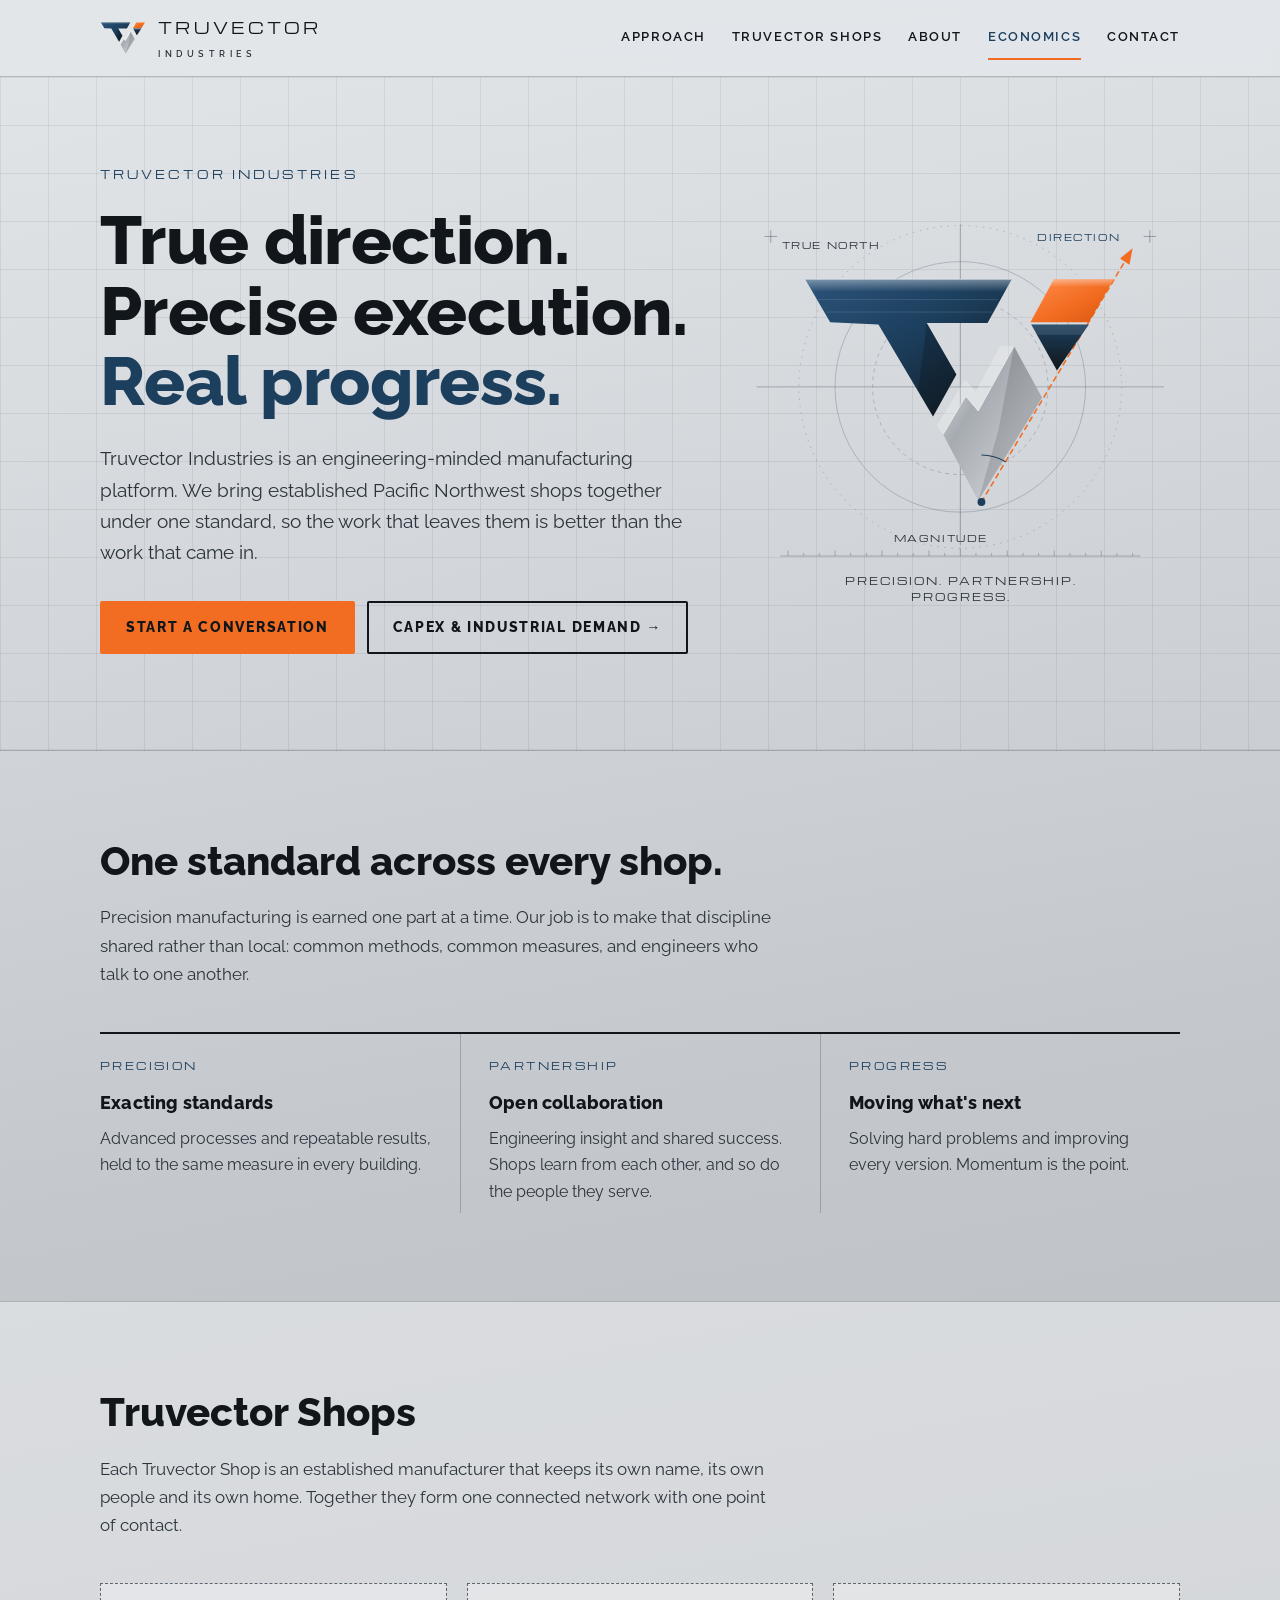
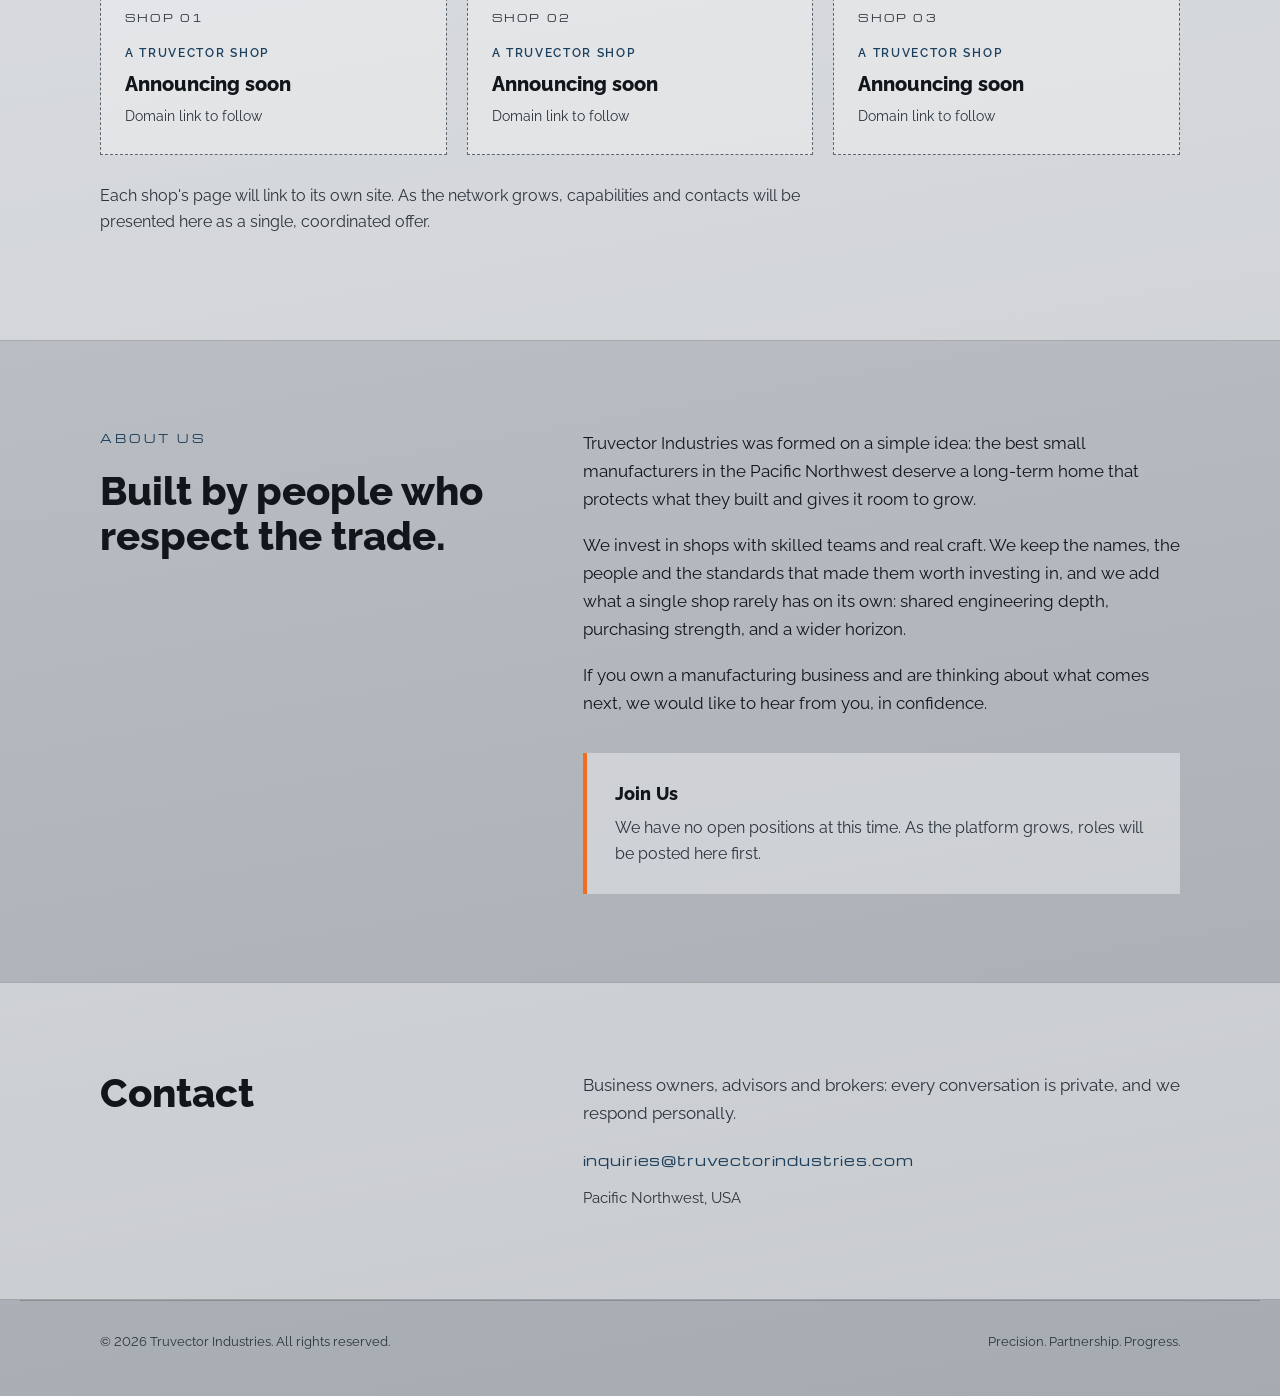
<file: public/index.html>
<!doctype html>
<html lang="en">
<head>
<meta charset="utf-8">
<meta name="viewport" content="width=device-width, initial-scale=1">
<meta name="robots" content="noindex, nofollow">
<link rel="icon" href="favicon.svg" type="image/svg+xml">
<title>Truvector Industries</title>
<link rel="preconnect" href="https://fonts.googleapis.com">
<link rel="preconnect" href="https://fonts.gstatic.com" crossorigin>
<link rel="stylesheet" href="https://fonts.googleapis.com/css2?family=Michroma&family=Raleway:wght@400;500;600;800&family=IBM+Plex+Mono:wght@400;600&display=swap">
<style>body{margin:0}html{-webkit-text-size-adjust:100%}

/* Machined Silver (#A6ABB1) is the page colour: a gradient from a light tint of it down to the pure brand value. */
:root {
  color-scheme: light;
  --silver-hi: #E3E6E9;
  --silver: #A6ABB1;
  --bg: #C9CDD1;
  --bg-alt: rgba(255,255,255,.38);
  --ink: #11161A;
  --ink-soft: #2B343C;
  --blue: #1C3F5E;
  --blue-text: #1C3F5E;
  --orange: #F26C21;
  --rule: rgba(17,22,26,.22);
  --grid: rgba(17,22,26,.07);
  --btn-bg: #F26C21;
  --btn-ink: #11161A;
  --panel: #FFFFFF;
  --up: #2F6B45;
  --down: #9A3324;
  --track: #E3E7EB;
  --font-mono: "IBM Plex Mono", ui-monospace, Menlo, Consolas, monospace;
  --font-display: "Raleway", "Helvetica Neue", Arial, sans-serif;
  --font-tech: "Michroma", "Eurostile", "Arial Black", sans-serif;
}

* { box-sizing: border-box; }
html { scroll-behavior: smooth; }
html {
  background: var(--silver);
  background-image: linear-gradient(170deg, var(--silver-hi) 0%, #C4C8CD 38%, var(--silver) 100%);
  background-repeat: no-repeat;
  min-height: 100%;
}
body {
  background: transparent;
  color: var(--ink);
  font-family: var(--font-display);
  font-size: 17px;
  line-height: 1.65;
  font-variant-numeric: lining-nums;
  padding-inline: 20px;
}
@media (prefers-reduced-motion: reduce) { html { scroll-behavior: auto; } }

a { color: var(--blue-text); }
:focus-visible { outline: 3px solid var(--blue-text); outline-offset: 3px; }
.dg-ring { stroke: var(--blue-text); opacity: .3; }
.dg-axis { stroke: #5B6670; opacity: .55; } .dg-dash { stroke: var(--blue-text); opacity: .6; } .dg-dot { fill: var(--blue-text); } .dg-arc { stroke: var(--blue-text); }
.dg-t text { fill: var(--ink-soft); } .dg-t text.b { fill: var(--blue-text); }
.skip { position: absolute; left: 16px; top: -100px; z-index: 10; background: var(--ink); color: var(--bg); padding: 12px 18px; font-weight: 800; text-decoration: none; }
.skip:focus { top: 8px; }
.vh { position: absolute; width: 1px; height: 1px; margin: -1px; padding: 0; overflow: hidden; clip: rect(0 0 0 0); white-space: nowrap; border: 0; }

.wrap { max-width: 1080px; margin-inline: auto; }

/* header */
.site-header {
  position: sticky; top: env(safe-area-inset-top, 0px); z-index: 5;
  background: rgba(227,230,233,.9);
  -webkit-backdrop-filter: blur(8px); backdrop-filter: blur(8px);
  border-bottom: 1px solid var(--rule);
  margin-inline: -20px; padding-inline: 20px;
}
.site-header .wrap { display: flex; align-items: center; justify-content: space-between; gap: 16px; padding-block: 14px; }
.brand { display: flex; align-items: center; gap: 12px; text-decoration: none; color: var(--ink); }
.brand svg { width: 46px; height: 34px; flex: none; }
.brand-name { font-family: var(--font-tech); font-size: 15px; letter-spacing: .22em; line-height: 1; }
.brand-sub { display: block; font-size: 9px; letter-spacing: .5em; color: var(--ink-soft); margin-top: 5px; font-family: var(--font-display); font-weight: 600; }
nav { display: flex; gap: 26px; }
nav a.econ { color: var(--blue-text); border-bottom-color: var(--orange); }
nav a { display: inline-flex; align-items: center; min-height: 44px; font-size: 13px; letter-spacing: .12em; text-transform: uppercase; font-weight: 600; color: var(--ink); text-decoration: none; border-bottom: 2px solid transparent; }
nav a:hover { border-bottom-color: var(--orange); }
@media (max-width: 720px) { nav a:not(.keep) { display: none; } nav { gap: 20px; } }

/* hero */
.hero {
  background-image:
    linear-gradient(var(--grid) 1px, transparent 1px),
    linear-gradient(90deg, var(--grid) 1px, transparent 1px);
  background-size: 48px 48px;
  margin-inline: -20px; padding-inline: 20px;
  border-bottom: 1px solid var(--rule);
}
.hero .wrap { display: grid; grid-template-columns: 1.15fr .85fr; gap: 48px; align-items: center; padding-block: 88px 96px; }
@media (max-width: 860px) { .hero .wrap { grid-template-columns: 1fr; gap: 36px; padding-block: 56px 64px; } }
.eyebrow { font-family: var(--font-tech); font-size: 11px; letter-spacing: .28em; text-transform: uppercase; color: var(--blue-text); margin: 0 0 22px; }
h1 { font-size: clamp(38px, 6vw, 68px); line-height: 1.04; font-weight: 800; letter-spacing: -.01em; margin: 0 0 26px; text-wrap: balance; }
h1 .o { color: var(--blue-text); }
.lede { font-size: 19px; color: var(--ink-soft); max-width: 34em; margin: 0 0 32px; }
.btn { display: inline-block; background: var(--btn-bg); color: var(--btn-ink); font-weight: 800; font-size: 14px; letter-spacing: .12em; text-transform: uppercase; text-decoration: none; padding: 15px 26px; border-radius: 2px; }
.btn:hover { filter: brightness(1.06); }
.btn.ghost { background: transparent; color: var(--ink); border: 2px solid var(--ink); padding: 13px 24px; margin-left: 12px; }
.btn.ghost:hover { background: var(--ink); color: #F7F8F9; filter: none; }
.cta-row { display: flex; flex-wrap: wrap; gap: 12px; align-items: center; }
.cta-row .btn.ghost { margin-left: 0; }
.hero figure { margin: 0; }
.hero svg { width: 100%; height: auto; display: block; }
.hero figcaption, .mark-fig figcaption { text-align: center; font-family: var(--font-tech); font-size: 10px; letter-spacing: .2em; text-transform: uppercase; color: var(--ink-soft); margin-top: 8px; }

/* sections */
section { padding-block: 88px; scroll-margin-top: 70px; }
@media (max-width: 720px) { section { padding-block: 60px; } }
.alt { background: var(--bg-alt); margin-inline: -20px; padding-inline: 20px; border-block: 1px solid var(--rule); }
h2 { font-size: clamp(28px, 4vw, 40px); line-height: 1.12; font-weight: 800; margin: 0 0 20px; text-wrap: balance; }
h3 { font-size: 18px; font-weight: 800; margin: 0 0 8px; letter-spacing: .01em; }
.intro { max-width: 40em; color: var(--ink-soft); margin: 0 0 44px; }
.split { display: grid; grid-template-columns: 5fr 7fr; gap: 56px; }
@media (max-width: 860px) { .split { grid-template-columns: 1fr; gap: 24px; } }

/* pillars */
.pillars { display: grid; grid-template-columns: repeat(3, 1fr); gap: 0; border-top: 2px solid var(--ink); }
.pillar { padding: 24px 28px 8px 0; }
.pillar + .pillar { padding-left: 28px; border-left: 1px solid var(--rule); }
.pillar p { margin: 0; color: var(--ink-soft); font-size: 16px; }
.pillar .tag { font-family: var(--font-tech); font-size: 10px; letter-spacing: .24em; color: var(--blue-text); display: block; margin-bottom: 14px; }
@media (max-width: 760px) {
  .pillars { grid-template-columns: 1fr; }
  .pillar, .pillar + .pillar { padding: 22px 0; border-left: 0; border-bottom: 1px solid var(--rule); }
}

/* shops */
.shops { display: grid; grid-template-columns: repeat(3, 1fr); gap: 20px; margin-top: 8px; }
@media (max-width: 860px) { .shops { grid-template-columns: 1fr; } }
.slot { border: 1.5px dashed #5B6670; padding: 26px 24px; min-height: 172px; display: flex; flex-direction: column; justify-content: space-between; background: rgba(255,255,255,.3); }
.slot .kicker { font-family: var(--font-tech); font-size: 10px; letter-spacing: .22em; text-transform: uppercase; color: var(--ink-soft); }
.slot .nm { font-size: 20px; font-weight: 800; }
.slot .nm small { display: block; font-size: 12px; font-weight: 600; letter-spacing: .14em; text-transform: uppercase; color: var(--blue-text); margin-bottom: 4px; }
.slot .dom { font-size: 14px; color: var(--ink-soft); margin: 4px 0 0; }
.shop-note { margin-top: 28px; max-width: 44em; color: var(--ink-soft); font-size: 16px; }

/* about */
.about-body p { margin: 0 0 18px; max-width: 40em; }
.join { margin-top: 36px; padding: 26px 28px; border-left: 4px solid var(--orange); background: var(--bg-alt); max-width: 40em; }
.join h3 { margin-bottom: 6px; }
.join p { margin: 0; color: var(--ink-soft); font-size: 16px; }

/* contact */
.contact-box { display: grid; grid-template-columns: 5fr 7fr; gap: 56px; align-items: start; }
@media (max-width: 860px) { .contact-box { grid-template-columns: 1fr; gap: 20px; } }
.addr { font-family: var(--font-tech); font-size: 14px; letter-spacing: .06em; word-break: break-all; user-select: all; color: var(--blue-text); }

footer { border-top: 1px solid var(--rule); padding-block: 30px 44px; font-size: 13px; color: var(--ink-soft); }
footer .wrap { display: flex; flex-wrap: wrap; justify-content: space-between; gap: 10px 24px; }
</style>
</head>
<body>
<svg class="mark-defs" width="0" height="0" aria-hidden="true" focusable="false" style="position:absolute;width:0;height:0;overflow:hidden">
  <defs>
    <linearGradient id="tvNavy" x1="0" y1="0" x2="1" y2="1">
      <stop offset="0" stop-color="#2B5379"/>
      <stop offset=".45" stop-color="#1C3F5E"/>
      <stop offset="1" stop-color="#11161A"/>
    </linearGradient>
    <linearGradient id="tvNavy2" x1="0" y1="0" x2="0" y2="1">
      <stop offset="0" stop-color="#1C3F5E"/>
      <stop offset="1" stop-color="#11161A"/>
    </linearGradient>
    <linearGradient id="tvOrange" x1="0" y1="0" x2="1" y2="1">
      <stop offset="0" stop-color="#FF8C4A"/>
      <stop offset=".55" stop-color="#F26C21"/>
      <stop offset="1" stop-color="#D9560F"/>
    </linearGradient>
    <linearGradient id="tvSilver" x1="0" y1="0" x2="1" y2="1">
      <stop offset="0" stop-color="#E4E7EA"/>
      <stop offset=".35" stop-color="#A6ABB1"/>
      <stop offset=".7" stop-color="#C3C7CC"/>
      <stop offset="1" stop-color="#7C828A"/>
    </linearGradient>
    <linearGradient id="tvSheen" x1="0" y1="0" x2="0" y2="1">
      <stop offset="0" stop-color="#fff" stop-opacity=".38"/>
      <stop offset="1" stop-color="#fff" stop-opacity="0"/>
    </linearGradient>

    <!-- Vector mark (Concept 1), drawn in the coordinate space of the approved logo file. -->
    <symbol id="tv-mark" viewBox="240 172 412 304">
      <!-- navy T / V body (traced from the approved logo file) -->
      <polygon fill="url(#tvNavy)" points="247,182 512,182 481,238 403,238 441,304 411,358 341,240 279,237"/>
      <polygon fill="url(#tvSheen)" points="247,182 512,182 504,198 256,198"/>
      <polygon fill="#000" opacity=".2" points="403,238 441,304 411,358 392,324"/>
      <polyline fill="none" stroke="#fff" stroke-opacity=".4" stroke-width="1.5" stroke-linejoin="round" points="247,182 512,182"/>
      <!-- fine machining lines across the bar -->
      <g stroke="#fff" stroke-opacity=".16" stroke-width="1" fill="none">
        <line x1="264" y1="208" x2="494" y2="208"/>
        <line x1="274" y1="224" x2="487" y2="224"/>
      </g>
      <!-- signal orange blade -->
      <polygon fill="url(#tvOrange)" points="566,182 643,182 611,237 536,237"/>
      <polygon fill="url(#tvSheen)" points="566,182 643,182 637,192 560,192"/>
      <!-- navy tail beneath the blade -->
      <polygon fill="url(#tvNavy2)" points="537,240 611,240 570,299"/>
      <polygon fill="#fff" opacity=".10" points="537,240 611,240 604,253 544,253"/>
      <!-- machined silver chevron -->
      <polygon fill="url(#tvSilver)" points="515,268 551,334 469,466 424,381 453,332 469,351"/>
      <polygon fill="#000" opacity=".13" points="515,268 551,334 469,466 495,375"/>
      <polygon fill="#fff" opacity=".24" points="424,381 453,332 469,351 515,268 497,268 466,326 452,311 416,370"/>
      <polyline fill="none" stroke="#fff" stroke-opacity=".55" stroke-width="1.2" stroke-linejoin="round" points="424,381 453,332 469,351 515,268"/>
    </symbol>

    <!-- Hero figure: the mark inside a precision / coordinate construction. -->
    <symbol id="tv-hero" viewBox="0 0 560 450">
      <g class="dg-ring" fill="none" stroke-width="1">
        <circle cx="280" cy="222" r="206" stroke-dasharray="2 7"/>
        <circle cx="280" cy="222" r="160"/>
        <circle cx="280" cy="222" r="112" stroke-dasharray="5 5"/>
      </g>
      <g class="dg-axis" fill="none" stroke-width="1">
        <line x1="20" y1="222" x2="540" y2="222"/>
        <line x1="280" y1="14" x2="280" y2="424"/>
      </g>
      <!-- ruler -->
      <g class="dg-axis" stroke-width="1">
        <path d="M60 438v-7M80 438v-4M100 438v-4M120 438v-7M140 438v-4M160 438v-4M180 438v-7M200 438v-4M220 438v-4M240 438v-7M260 438v-4M280 438v-10M300 438v-4M320 438v-4M340 438v-7M360 438v-4M380 438v-4M400 438v-7M420 438v-4M440 438v-4M460 438v-7M480 438v-4M500 438v-4"/>
        <line x1="50" y1="438" x2="510" y2="438"/>
      </g>
      <!-- registration crosses -->
      <g class="dg-axis" stroke-width="1.2" fill="none">
        <path d="M30 30h16M38 22v16"/><path d="M514 30h16M522 22v16"/>
      </g>
      <!-- trajectory vector, drawn behind the mark: silver tip to beyond the orange blade -->
      <line x1="307" y1="369" x2="490" y2="62" stroke="#F26C21" stroke-width="2" stroke-dasharray="6 6" stroke-linecap="round"/>
      <polygon points="500,45 496,66 484,58" fill="#F26C21"/>
      <!-- the mark -->
      <use href="#tv-mark" x="75" y="74" width="410" height="304"/>
      <circle class="dg-dot" cx="307" cy="369" r="5"/>
      <path class="dg-arc" d="M 307 309 A 60 60 0 0 1 337.7 317.5" fill="none" stroke-width="1.5"/>
      <g class="dg-t" font-family="Michroma, Arial, sans-serif" font-size="11" letter-spacing="2">
        <text x="195" y="420">MAGNITUDE</text>
        <text class="b" x="378" y="36">DIRECTION</text>
        <text x="52" y="46">TRUE NORTH</text>
      </g>
    </symbol>
  </defs>
</svg>


<a class="skip" href="#main">Skip to main content</a>
<header class="site-header">
  <div class="wrap">
    <a class="brand" href="#main" aria-label="Truvector Industries, home">
      <svg viewBox="0 0 412 304" aria-hidden="true" focusable="false"><use href="#tv-mark"/></svg>
      <span><span class="brand-name">TRUVECTOR</span><span class="brand-sub">INDUSTRIES</span></span>
    </a>
    <nav aria-label="Primary">
      <a href="#approach">Approach</a>
      <a href="#shops">Truvector Shops</a>
      <a href="#about">About</a>
      <a class="keep econ" href="capex-dashboard.html">Economics</a>
      <a class="keep" href="#contact">Contact</a>
    </nav>
  </div>
</header>

<main id="main" tabindex="-1">
  <div class="hero">
    <div class="wrap">
      <div>
        <p class="eyebrow">Truvector Industries</p>
        <h1>True direction. Precise execution. <span class="o">Real progress.</span></h1>
        <p class="lede">Truvector Industries is an engineering-minded manufacturing platform. We bring established Pacific Northwest shops together under one standard, so the work that leaves them is better than the work that came in.</p>
        <div class="cta-row">
          <a class="btn" href="#contact">Start a conversation</a>
          <a class="btn ghost" href="capex-dashboard.html">CapEx &amp; industrial demand &rarr;</a>
        </div>
      </div>
      <figure class="mark-fig">
        <svg viewBox="0 0 560 450" role="img" aria-label="The Truvector vector mark set inside a coordinate grid, with a trajectory line showing direction and magnitude"><use href="#tv-hero"/></svg>
        <figcaption>Precision. Partnership.<br>Progress.</figcaption>
      </figure>
    </div>
  </div>

  <section id="approach">
    <div class="wrap">
      <h2>One standard across every shop.</h2>
      <p class="intro">Precision manufacturing is earned one part at a time. Our job is to make that discipline shared rather than local: common methods, common measures, and engineers who talk to one another.</p>
      <div class="pillars">
        <div class="pillar">
          <span class="tag">PRECISION</span>
          <h3>Exacting standards</h3>
          <p>Advanced processes and repeatable results, held to the same measure in every building.</p>
        </div>
        <div class="pillar">
          <span class="tag">PARTNERSHIP</span>
          <h3>Open collaboration</h3>
          <p>Engineering insight and shared success. Shops learn from each other, and so do the people they serve.</p>
        </div>
        <div class="pillar">
          <span class="tag">PROGRESS</span>
          <h3>Moving what's next</h3>
          <p>Solving hard problems and improving every version. Momentum is the point.</p>
        </div>
      </div>
    </div>
  </section>

  <div class="alt">
    <section id="shops" style="padding-inline:0">
      <div class="wrap">
        <h2>Truvector Shops</h2>
        <p class="intro">Each Truvector Shop is an established manufacturer that keeps its own name, its own people and its own home. Together they form one connected network with one point of contact.</p>
        <div class="shops">
          <div class="slot">
            <span class="kicker">Shop 01</span>
            <div><div class="nm"><small>A Truvector Shop</small>Announcing soon</div><p class="dom">Domain link to follow</p></div>
          </div>
          <div class="slot">
            <span class="kicker">Shop 02</span>
            <div><div class="nm"><small>A Truvector Shop</small>Announcing soon</div><p class="dom">Domain link to follow</p></div>
          </div>
          <div class="slot">
            <span class="kicker">Shop 03</span>
            <div><div class="nm"><small>A Truvector Shop</small>Announcing soon</div><p class="dom">Domain link to follow</p></div>
          </div>
        </div>
        <p class="shop-note">Each shop's page will link to its own site. As the network grows, capabilities and contacts will be presented here as a single, coordinated offer.</p>
      </div>
    </section>
  </div>

  <section id="about">
    <div class="wrap split">
      <div>
        <p class="eyebrow">About Us</p>
        <h2>Built by people who respect the trade.</h2>
      </div>
      <div class="about-body">
        <p>Truvector Industries was formed on a simple idea: the best small manufacturers in the Pacific Northwest deserve a long-term home that protects what they built and gives it room to grow.</p>
        <p>We invest in shops with skilled teams and real craft. We keep the names, the people and the standards that made them worth investing in, and we add what a single shop rarely has on its own: shared engineering depth, purchasing strength, and a wider horizon.</p>
        <p>If you own a manufacturing business and are thinking about what comes next, we would like to hear from you, in confidence.</p>
        <div class="join" id="join">
          <h3>Join Us</h3>
          <p>We have no open positions at this time. As the platform grows, roles will be posted here first.</p>
        </div>
      </div>
    </div>
  </section>

  <div class="alt">
    <section id="contact" style="padding-inline:0">
      <div class="wrap contact-box">
        <div>
          <h2>Contact</h2>
        </div>
        <div>
          <p class="intro" style="margin-bottom:22px">Business owners, advisors and brokers: every conversation is private, and we respond personally.</p>
          <!-- TODO: replace with real mailbox once the domain and email are set up -->
          <p class="addr">inquiries@truvectorindustries.com</p>
          <p style="color:var(--ink-soft);font-size:15px;margin:14px 0 0">Pacific Northwest, USA</p>
        </div>
      </div>
    </section>
  </div>
</main>

<footer>
  <div class="wrap">
    <span>&copy; 2026 Truvector Industries. All rights reserved.</span>
    <span>Precision. Partnership. Progress.</span>
  </div>
</footer>

</body>
</html>
</file>
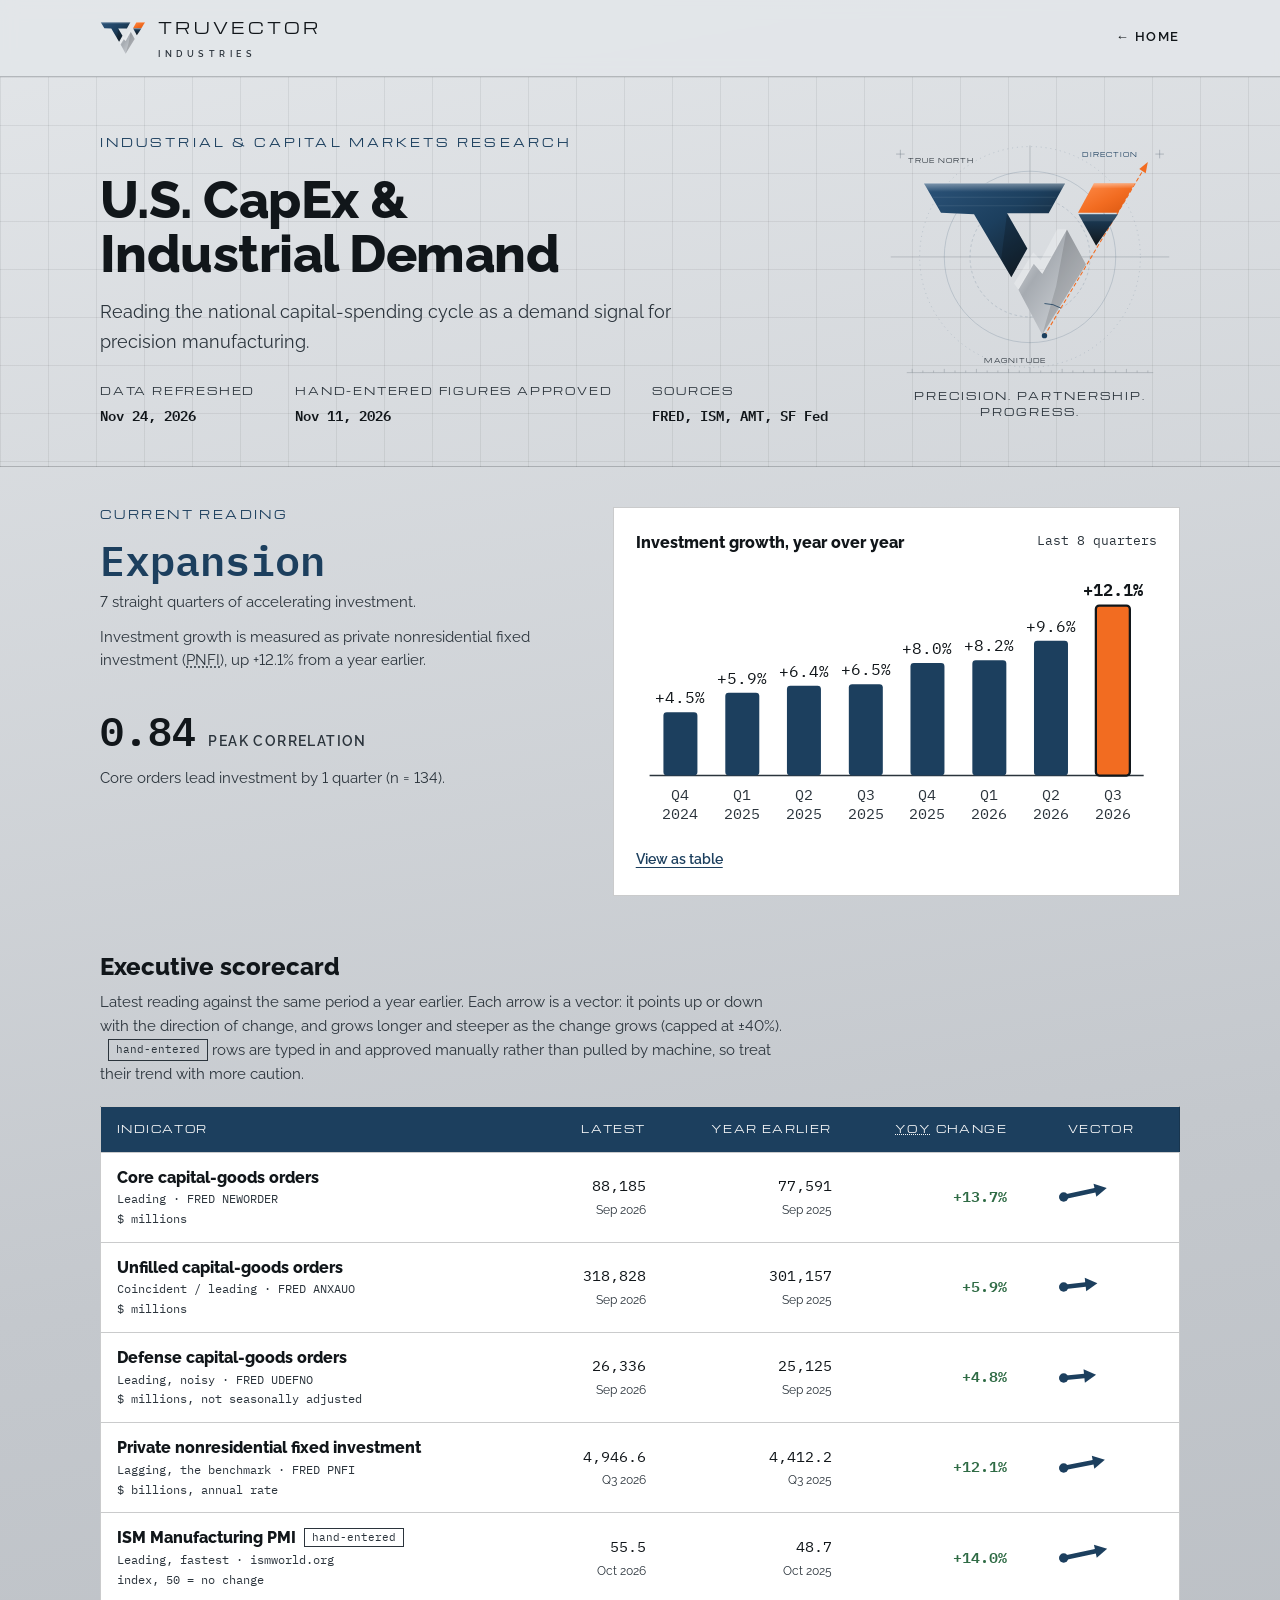
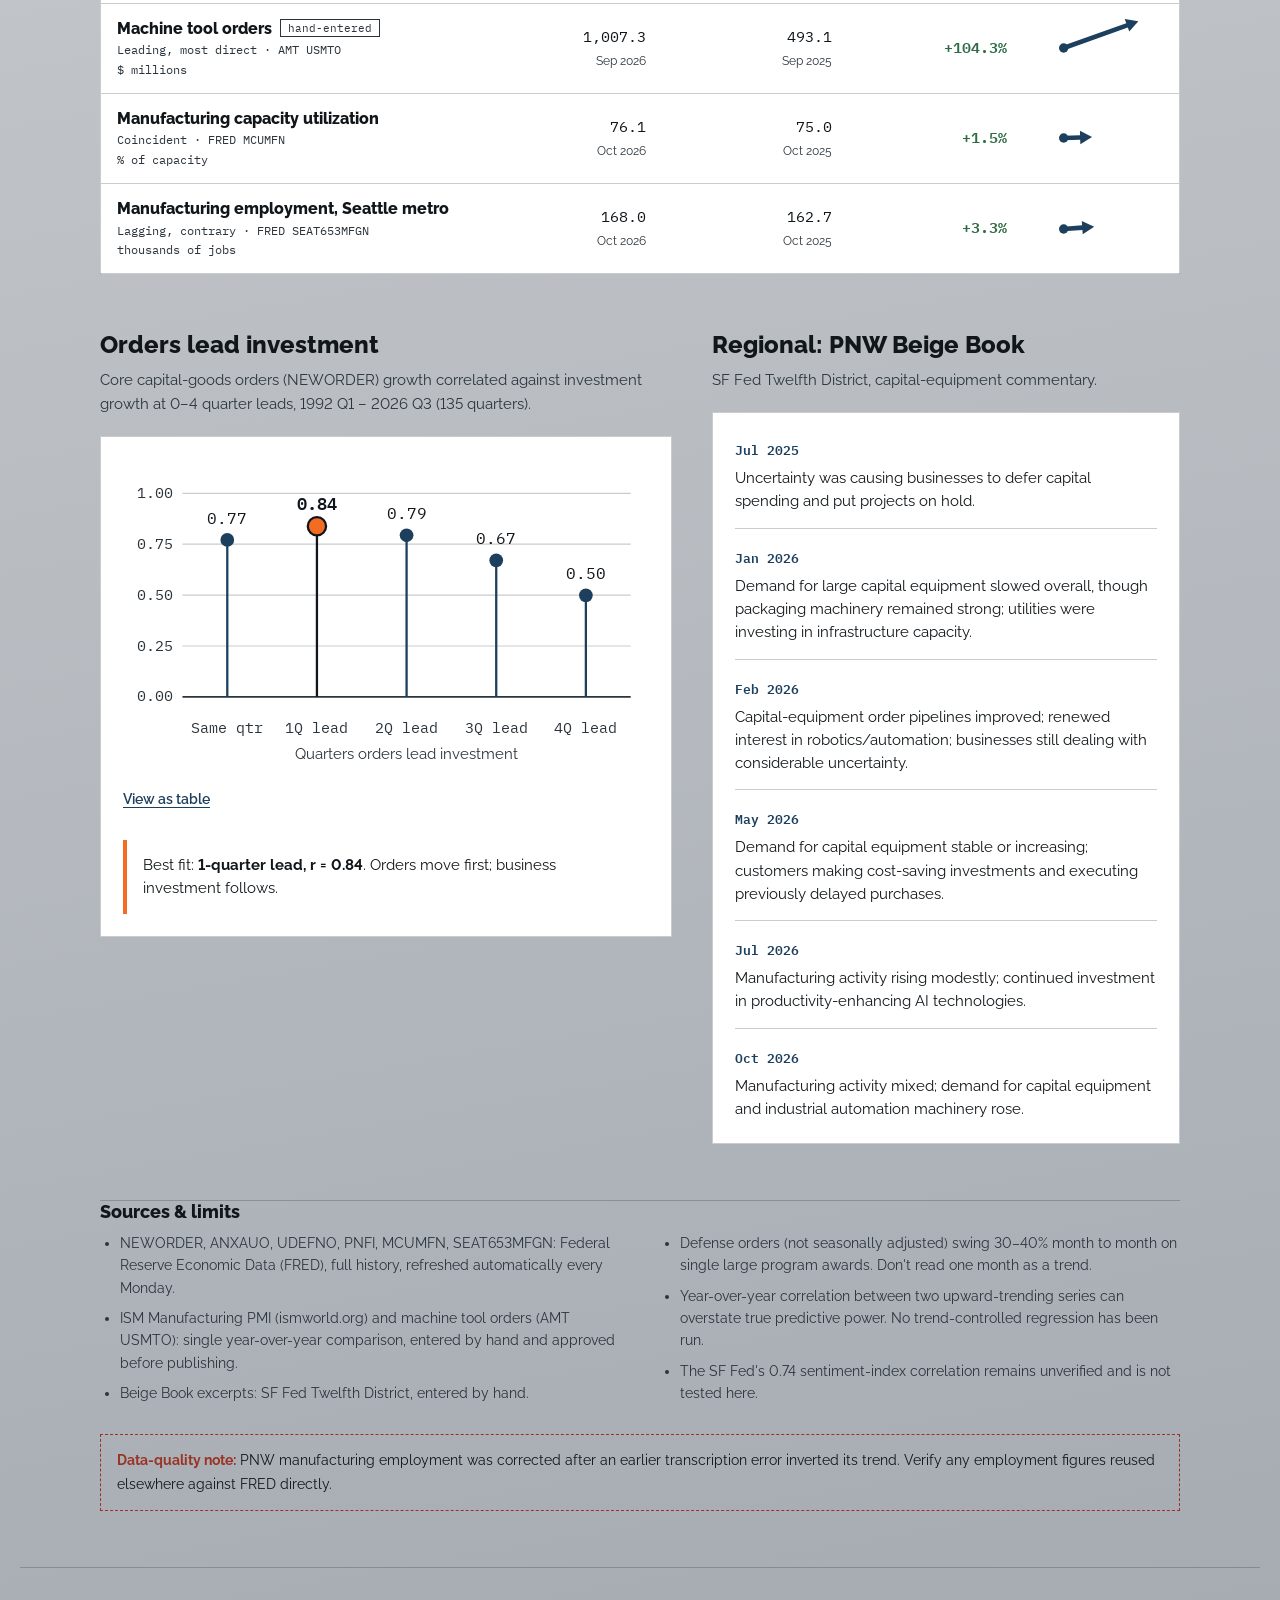
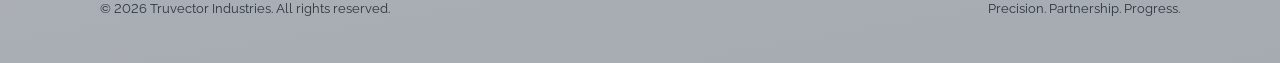
<file: public/capex-dashboard.html>
<!doctype html>
<html lang="en">
<head>
<meta charset="utf-8">
<meta name="viewport" content="width=device-width, initial-scale=1">
<meta name="robots" content="noindex, nofollow">
<link rel="icon" href="favicon.svg" type="image/svg+xml">
<title>CapEx &amp; Industrial Demand | Truvector Industries</title>
<link rel="preconnect" href="https://fonts.googleapis.com">
<link rel="preconnect" href="https://fonts.gstatic.com" crossorigin>
<link rel="stylesheet" href="https://fonts.googleapis.com/css2?family=Michroma&amp;family=Raleway:wght@400;500;600;800&amp;family=IBM+Plex+Mono:wght@400;600&amp;display=swap">
<style>body{margin:0}html{-webkit-text-size-adjust:100%}

/* Machined Silver (#A6ABB1) is the page colour: a gradient from a light tint of it down to the pure brand value. */
:root {
  color-scheme: light;
  --silver-hi: #E3E6E9;
  --silver: #A6ABB1;
  --bg: #C9CDD1;
  --bg-alt: rgba(255,255,255,.38);
  --ink: #11161A;
  --ink-soft: #2B343C;
  --blue: #1C3F5E;
  --blue-text: #1C3F5E;
  --orange: #F26C21;
  --rule: rgba(17,22,26,.22);
  --grid: rgba(17,22,26,.07);
  --btn-bg: #F26C21;
  --btn-ink: #11161A;
  --panel: #FFFFFF;
  --up: #2F6B45;
  --down: #9A3324;
  --track: #E3E7EB;
  --font-mono: "IBM Plex Mono", ui-monospace, Menlo, Consolas, monospace;
  --font-display: "Raleway", "Helvetica Neue", Arial, sans-serif;
  --font-tech: "Michroma", "Eurostile", "Arial Black", sans-serif;
}

* { box-sizing: border-box; }
html { scroll-behavior: smooth; }
html {
  background: var(--silver);
  background-image: linear-gradient(170deg, var(--silver-hi) 0%, #C4C8CD 38%, var(--silver) 100%);
  background-repeat: no-repeat;
  min-height: 100%;
}
body {
  background: transparent;
  color: var(--ink);
  font-family: var(--font-display);
  font-size: 17px;
  line-height: 1.65;
  font-variant-numeric: lining-nums;
  padding-inline: 20px;
}
@media (prefers-reduced-motion: reduce) { html { scroll-behavior: auto; } }

a { color: var(--blue-text); }
:focus-visible { outline: 3px solid var(--blue-text); outline-offset: 3px; }
.dg-ring { stroke: var(--blue-text); opacity: .3; }
.dg-axis { stroke: #5B6670; opacity: .55; } .dg-dash { stroke: var(--blue-text); opacity: .6; } .dg-dot { fill: var(--blue-text); } .dg-arc { stroke: var(--blue-text); }
.dg-t text { fill: var(--ink-soft); } .dg-t text.b { fill: var(--blue-text); }
.skip { position: absolute; left: 16px; top: -100px; z-index: 10; background: var(--ink); color: var(--bg); padding: 12px 18px; font-weight: 800; text-decoration: none; }
.skip:focus { top: 8px; }
.vh { position: absolute; width: 1px; height: 1px; margin: -1px; padding: 0; overflow: hidden; clip: rect(0 0 0 0); white-space: nowrap; border: 0; }

.wrap { max-width: 1080px; margin-inline: auto; }

/* header */
.site-header {
  position: sticky; top: env(safe-area-inset-top, 0px); z-index: 5;
  background: rgba(227,230,233,.9);
  -webkit-backdrop-filter: blur(8px); backdrop-filter: blur(8px);
  border-bottom: 1px solid var(--rule);
  margin-inline: -20px; padding-inline: 20px;
}
.site-header .wrap { display: flex; align-items: center; justify-content: space-between; gap: 16px; padding-block: 14px; }
.brand { display: flex; align-items: center; gap: 12px; text-decoration: none; color: var(--ink); }
.brand svg { width: 46px; height: 34px; flex: none; }
.brand-name { font-family: var(--font-tech); font-size: 15px; letter-spacing: .22em; line-height: 1; }
.brand-sub { display: block; font-size: 9px; letter-spacing: .5em; color: var(--ink-soft); margin-top: 5px; font-family: var(--font-display); font-weight: 600; }
nav { display: flex; gap: 26px; }
nav a.econ { color: var(--blue-text); border-bottom-color: var(--orange); }
nav a { display: inline-flex; align-items: center; min-height: 44px; font-size: 13px; letter-spacing: .12em; text-transform: uppercase; font-weight: 600; color: var(--ink); text-decoration: none; border-bottom: 2px solid transparent; }
nav a:hover { border-bottom-color: var(--orange); }
@media (max-width: 720px) { nav a:not(.keep) { display: none; } nav { gap: 20px; } }

/* hero */
.hero {
  background-image:
    linear-gradient(var(--grid) 1px, transparent 1px),
    linear-gradient(90deg, var(--grid) 1px, transparent 1px);
  background-size: 48px 48px;
  margin-inline: -20px; padding-inline: 20px;
  border-bottom: 1px solid var(--rule);
}
.hero .wrap { display: grid; grid-template-columns: 1.15fr .85fr; gap: 48px; align-items: center; padding-block: 88px 96px; }
@media (max-width: 860px) { .hero .wrap { grid-template-columns: 1fr; gap: 36px; padding-block: 56px 64px; } }
.eyebrow { font-family: var(--font-tech); font-size: 11px; letter-spacing: .28em; text-transform: uppercase; color: var(--blue-text); margin: 0 0 22px; }
h1 { font-size: clamp(38px, 6vw, 68px); line-height: 1.04; font-weight: 800; letter-spacing: -.01em; margin: 0 0 26px; text-wrap: balance; }
h1 .o { color: var(--blue-text); }
.lede { font-size: 19px; color: var(--ink-soft); max-width: 34em; margin: 0 0 32px; }
.btn { display: inline-block; background: var(--btn-bg); color: var(--btn-ink); font-weight: 800; font-size: 14px; letter-spacing: .12em; text-transform: uppercase; text-decoration: none; padding: 15px 26px; border-radius: 2px; }
.btn:hover { filter: brightness(1.06); }
.btn.ghost { background: transparent; color: var(--ink); border: 2px solid var(--ink); padding: 13px 24px; margin-left: 12px; }
.btn.ghost:hover { background: var(--ink); color: #F7F8F9; filter: none; }
.cta-row { display: flex; flex-wrap: wrap; gap: 12px; align-items: center; }
.cta-row .btn.ghost { margin-left: 0; }
.hero figure { margin: 0; }
.hero svg { width: 100%; height: auto; display: block; }
.hero figcaption, .mark-fig figcaption { text-align: center; font-family: var(--font-tech); font-size: 10px; letter-spacing: .2em; text-transform: uppercase; color: var(--ink-soft); margin-top: 8px; }

/* sections */
section { padding-block: 88px; scroll-margin-top: 70px; }
@media (max-width: 720px) { section { padding-block: 60px; } }
.alt { background: var(--bg-alt); margin-inline: -20px; padding-inline: 20px; border-block: 1px solid var(--rule); }
h2 { font-size: clamp(28px, 4vw, 40px); line-height: 1.12; font-weight: 800; margin: 0 0 20px; text-wrap: balance; }
h3 { font-size: 18px; font-weight: 800; margin: 0 0 8px; letter-spacing: .01em; }
.intro { max-width: 40em; color: var(--ink-soft); margin: 0 0 44px; }
.split { display: grid; grid-template-columns: 5fr 7fr; gap: 56px; }
@media (max-width: 860px) { .split { grid-template-columns: 1fr; gap: 24px; } }

/* pillars */
.pillars { display: grid; grid-template-columns: repeat(3, 1fr); gap: 0; border-top: 2px solid var(--ink); }
.pillar { padding: 24px 28px 8px 0; }
.pillar + .pillar { padding-left: 28px; border-left: 1px solid var(--rule); }
.pillar p { margin: 0; color: var(--ink-soft); font-size: 16px; }
.pillar .tag { font-family: var(--font-tech); font-size: 10px; letter-spacing: .24em; color: var(--blue-text); display: block; margin-bottom: 14px; }
@media (max-width: 760px) {
  .pillars { grid-template-columns: 1fr; }
  .pillar, .pillar + .pillar { padding: 22px 0; border-left: 0; border-bottom: 1px solid var(--rule); }
}

/* shops */
.shops { display: grid; grid-template-columns: repeat(3, 1fr); gap: 20px; margin-top: 8px; }
@media (max-width: 860px) { .shops { grid-template-columns: 1fr; } }
.slot { border: 1.5px dashed #5B6670; padding: 26px 24px; min-height: 172px; display: flex; flex-direction: column; justify-content: space-between; background: rgba(255,255,255,.3); }
.slot .kicker { font-family: var(--font-tech); font-size: 10px; letter-spacing: .22em; text-transform: uppercase; color: var(--ink-soft); }
.slot .nm { font-size: 20px; font-weight: 800; }
.slot .nm small { display: block; font-size: 12px; font-weight: 600; letter-spacing: .14em; text-transform: uppercase; color: var(--blue-text); margin-bottom: 4px; }
.slot .dom { font-size: 14px; color: var(--ink-soft); margin: 4px 0 0; }
.shop-note { margin-top: 28px; max-width: 44em; color: var(--ink-soft); font-size: 16px; }

/* about */
.about-body p { margin: 0 0 18px; max-width: 40em; }
.join { margin-top: 36px; padding: 26px 28px; border-left: 4px solid var(--orange); background: var(--bg-alt); max-width: 40em; }
.join h3 { margin-bottom: 6px; }
.join p { margin: 0; color: var(--ink-soft); font-size: 16px; }

/* contact */
.contact-box { display: grid; grid-template-columns: 5fr 7fr; gap: 56px; align-items: start; }
@media (max-width: 860px) { .contact-box { grid-template-columns: 1fr; gap: 20px; } }
.addr { font-family: var(--font-tech); font-size: 14px; letter-spacing: .06em; word-break: break-all; user-select: all; color: var(--blue-text); }

footer { border-top: 1px solid var(--rule); padding-block: 30px 44px; font-size: 13px; color: var(--ink-soft); }
footer .wrap { display: flex; flex-wrap: wrap; justify-content: space-between; gap: 10px 24px; }

/* ---------- CapEx dashboard page ---------- */
.pagehead {
  background-image:
    linear-gradient(var(--grid) 1px, transparent 1px),
    linear-gradient(90deg, var(--grid) 1px, transparent 1px);
  background-size: 48px 48px;
  margin-inline: -20px; padding-inline: 20px;
  border-bottom: 1px solid var(--rule);
}
.pagehead .wrap { display: grid; grid-template-columns: 1fr 300px; gap: 40px; align-items: center; padding-block: 56px 40px; }
.pagehead .mark-fig { margin: 0; }
.pagehead .mark-fig svg { width: 100%; height: auto; display: block; }
.mark-fig figcaption { text-align: center; }
@media (max-width: 860px) { .pagehead .wrap { grid-template-columns: 1fr; } .pagehead .mark-fig { display: none; } }
.pagehead h1 { font-size: clamp(32px, 5vw, 52px); margin-bottom: 16px; }
.pagehead .lede { font-size: 18px; margin-bottom: 26px; }
.meta-row { display: flex; flex-wrap: wrap; gap: 14px 40px; margin: 0; }
.meta-row dt { font-family: var(--font-tech); font-size: 10px; letter-spacing: .18em; text-transform: uppercase; color: var(--ink-soft); }
.meta-row dd { margin: 4px 0 0; font-family: var(--font-mono); font-size: 14px; font-weight: 600; }

.dash .wrap > section { padding-block: 0; }
.dash section { padding-block: 0; margin-top: 56px; }
.dash h2.section-title { font-size: 24px; line-height: 1.25; margin: 0 0 8px; }
.section-note { font-size: 15px; color: var(--ink-soft); margin: 0 0 20px; max-width: 46em; line-height: 1.6; }

.notice { margin: 32px 0 0; padding: 14px 18px; background: var(--bg-alt); border-left: 4px solid var(--orange); font-size: 15px; }

/* current reading */
.reading { display: grid; grid-template-columns: 5fr 6fr; gap: 40px; align-items: start; }
.dash .reading { margin-top: 40px; }
@media (max-width: 860px) { .reading { grid-template-columns: 1fr; gap: 28px; } }
.dash h2.eyebrow { font-family: var(--font-tech); font-size: 11px; letter-spacing: .22em; text-transform: uppercase; color: var(--blue-text); font-weight: 400; margin: 0 0 12px; line-height: 1.4; }
.regime { font-family: var(--font-mono); font-size: clamp(30px, 4.4vw, 42px); font-weight: 600; color: var(--blue-text); line-height: 1.15; margin: 0 0 8px; }
.regime-sub { margin: 0 0 12px; color: var(--ink-soft); font-size: 15px; line-height: 1.55; max-width: 34em; }
.bignum { font-family: var(--font-display); margin: 24px 0 4px; font-size: 14px; color: var(--ink-soft); text-transform: uppercase; letter-spacing: .1em; font-weight: 600; }
.bignum span { font-family: var(--font-mono); font-size: 40px; letter-spacing: 0; color: var(--ink); font-weight: 600; margin-right: 8px; text-transform: none; }
.reading-chart { margin: 0; background: var(--panel); border: 1px solid var(--rule); padding: 22px 22px 14px; }
.reading-chart figcaption { display: flex; flex-wrap: wrap; justify-content: space-between; gap: 4px 16px; margin-bottom: 10px; }
.cap { font-weight: 800; font-size: 16px; }
.capsub { font-family: var(--font-mono); font-size: 13px; color: var(--ink-soft); }

/* svg charts: all colour from tokens so both themes work */
.chart { width: 100%; height: auto; display: block; overflow: visible; }
.chart .axis { stroke: var(--ink-soft); stroke-width: 1.5; }
.chart .grid { stroke: var(--rule); stroke-width: 1; }
.chart .bar { fill: var(--blue-text); }
.chart .bar.latest, .chart .dot.peak { fill: var(--orange); stroke: var(--ink); stroke-width: 2; }
.chart .stem { stroke: var(--blue-text); stroke-width: 2; }
.chart .stem.peak { stroke: var(--ink); }
.chart .dot { fill: var(--blue-text); }
.chart text { font-family: var(--font-mono); }
.chart .val { fill: var(--ink); font-size: 14px; }
.chart .val.strong { font-weight: 600; font-size: 15px; }
.chart .tick { fill: var(--ink-soft); font-size: 13px; }
.chart .axislabel { fill: var(--ink-soft); font-size: 13px; font-family: var(--font-display); }

.tableview { margin-top: 10px; font-size: 14px; }
.tableview summary { cursor: pointer; min-height: 44px; display: flex; align-items: center; color: var(--blue-text); font-weight: 600; text-decoration: underline; text-underline-offset: 3px; }
.tableview[open] summary { margin-bottom: 6px; }
.mini { border-collapse: collapse; width: 100%; font-size: 14px; }
.mini th, .mini td { padding: 8px 10px; text-align: left; border-bottom: 1px solid var(--rule); }
.mini td { font-family: var(--font-mono); }
.mini thead th { font-size: 12px; color: var(--ink-soft); font-weight: 600; text-transform: uppercase; letter-spacing: .06em; }

/* scorecard */
.tscroll { overflow-x: auto; }
.scorecard { width: 100%; border-collapse: collapse; background: var(--panel); border: 1px solid var(--rule); }
.scorecard th, .scorecard td { padding: 14px 16px; border-bottom: 1px solid var(--rule); vertical-align: middle; }
.scorecard tbody tr:last-child > * { border-bottom: 0; }
.scorecard thead th { background: var(--blue); color: #F7F8F9; font-family: var(--font-tech); font-size: 10px; text-transform: uppercase; letter-spacing: .14em; font-weight: 400; text-align: left; padding-block: 14px; }
.scorecard .r { text-align: right; }
.scorecard .c { text-align: center; }
.scorecard tbody th { text-align: left; font-weight: 400; }
.scorecard .nm { display: block; font-weight: 800; font-size: 16px; line-height: 1.35; }
.scorecard .meta { display: block; font-family: var(--font-mono); font-size: 12px; color: var(--ink-soft); margin-top: 3px; line-height: 1.4; }
.scorecard td.n { font-family: var(--font-mono); font-size: 15px; text-align: right; font-variant-numeric: tabular-nums; white-space: nowrap; }
.scorecard .per { display: block; font-family: var(--font-display); font-size: 12px; color: var(--ink-soft); margin-top: 2px; }
.scorecard td.chg { font-weight: 600; }
.scorecard td.up { color: var(--up); }
.scorecard td.down { color: var(--down); }
.scorecard td.vec { text-align: center; padding-block: 6px; }
.arr { display: block; margin-inline: auto; width: 96px; height: auto; }
.arr.up { color: var(--blue-text); }
.arr.down { color: var(--down); }
.arr line { stroke: currentColor; stroke-width: 3.5; stroke-linecap: round; }
.arr polygon, .arr circle { fill: currentColor; }
.flag { display: inline-block; font-family: var(--font-mono); font-size: 11px; font-weight: 400; padding: 1px 7px; border: 1px solid var(--ink-soft); color: var(--ink-soft); margin-left: 8px; vertical-align: 2px; white-space: nowrap; }

/* lower panels */
.two-col { display: grid; grid-template-columns: 1.1fr .9fr; gap: 40px; margin-top: 56px; }
.two-col > section { margin-top: 0; }
@media (max-width: 860px) { .two-col { grid-template-columns: 1fr; gap: 48px; } }
.panel { margin: 0; background: var(--panel); border: 1px solid var(--rule); padding: 22px; }
.callout { margin: 18px 0 0; padding: 14px 16px; background: var(--bg-alt); border-left: 4px solid var(--orange); font-size: 15px; line-height: 1.55; }
ol.beige { list-style: none; margin: 0; }
.beige li { padding: 14px 0; border-bottom: 1px solid var(--rule); }
.beige li:first-child { padding-top: 0; }
.beige li:last-child { border-bottom: 0; padding-bottom: 0; }
.beige time { font-family: var(--font-mono); font-size: 13px; color: var(--blue-text); font-weight: 600; }
.beige p { margin: 4px 0 0; font-size: 15px; line-height: 1.55; }

.notes { margin-top: 64px; border-top: 1px solid var(--rule); padding-top: 28px; }
.dash .notes { padding-top: 28px; }
.notes h2.section-title { font-size: 18px; }
.footer-grid { display: grid; grid-template-columns: 1fr 1fr; gap: 12px 40px; font-size: 14px; color: var(--ink-soft); line-height: 1.6; }
@media (max-width: 760px) { .footer-grid { grid-template-columns: 1fr; } }
.footer-grid ul { margin: 0; padding-left: 20px; }
.footer-grid li { margin-bottom: 8px; }
.corr-note { margin: 22px 0 0; padding: 14px 16px; border: 1px dashed var(--down); font-size: 14px; }
.corr-note strong { color: var(--down); }

footer { margin-top: 56px; }

@media (max-width: 720px) {
  .pagehead .wrap { padding-block: 44px 32px; }
  .dash section { margin-top: 44px; }
  .reading-chart, .panel { padding: 16px; }
  .scorecard th, .scorecard td { padding: 12px 10px; }
  .scorecard .nm { font-size: 15px; }
  .scorecard td.n { font-size: 14px; }
}
@media (max-width: 600px) {
  .col-prior { display: none; }
  .arr { width: 60px; }
  .scorecard td.vec { padding-inline: 4px; }
  .scorecard th, .scorecard td { padding-inline: 8px; }
  .scorecard thead th { letter-spacing: .06em; }
}
</style>
</head>
<body>
<svg class="mark-defs" width="0" height="0" aria-hidden="true" focusable="false" style="position:absolute;width:0;height:0;overflow:hidden">
  <defs>
    <linearGradient id="tvNavy" x1="0" y1="0" x2="1" y2="1">
      <stop offset="0" stop-color="#2B5379"/>
      <stop offset=".45" stop-color="#1C3F5E"/>
      <stop offset="1" stop-color="#11161A"/>
    </linearGradient>
    <linearGradient id="tvNavy2" x1="0" y1="0" x2="0" y2="1">
      <stop offset="0" stop-color="#1C3F5E"/>
      <stop offset="1" stop-color="#11161A"/>
    </linearGradient>
    <linearGradient id="tvOrange" x1="0" y1="0" x2="1" y2="1">
      <stop offset="0" stop-color="#FF8C4A"/>
      <stop offset=".55" stop-color="#F26C21"/>
      <stop offset="1" stop-color="#D9560F"/>
    </linearGradient>
    <linearGradient id="tvSilver" x1="0" y1="0" x2="1" y2="1">
      <stop offset="0" stop-color="#E4E7EA"/>
      <stop offset=".35" stop-color="#A6ABB1"/>
      <stop offset=".7" stop-color="#C3C7CC"/>
      <stop offset="1" stop-color="#7C828A"/>
    </linearGradient>
    <linearGradient id="tvSheen" x1="0" y1="0" x2="0" y2="1">
      <stop offset="0" stop-color="#fff" stop-opacity=".38"/>
      <stop offset="1" stop-color="#fff" stop-opacity="0"/>
    </linearGradient>

    <!-- Vector mark (Concept 1), drawn in the coordinate space of the approved logo file. -->
    <symbol id="tv-mark" viewBox="240 172 412 304">
      <!-- navy T / V body (traced from the approved logo file) -->
      <polygon fill="url(#tvNavy)" points="247,182 512,182 481,238 403,238 441,304 411,358 341,240 279,237"/>
      <polygon fill="url(#tvSheen)" points="247,182 512,182 504,198 256,198"/>
      <polygon fill="#000" opacity=".2" points="403,238 441,304 411,358 392,324"/>
      <polyline fill="none" stroke="#fff" stroke-opacity=".4" stroke-width="1.5" stroke-linejoin="round" points="247,182 512,182"/>
      <!-- fine machining lines across the bar -->
      <g stroke="#fff" stroke-opacity=".16" stroke-width="1" fill="none">
        <line x1="264" y1="208" x2="494" y2="208"/>
        <line x1="274" y1="224" x2="487" y2="224"/>
      </g>
      <!-- signal orange blade -->
      <polygon fill="url(#tvOrange)" points="566,182 643,182 611,237 536,237"/>
      <polygon fill="url(#tvSheen)" points="566,182 643,182 637,192 560,192"/>
      <!-- navy tail beneath the blade -->
      <polygon fill="url(#tvNavy2)" points="537,240 611,240 570,299"/>
      <polygon fill="#fff" opacity=".10" points="537,240 611,240 604,253 544,253"/>
      <!-- machined silver chevron -->
      <polygon fill="url(#tvSilver)" points="515,268 551,334 469,466 424,381 453,332 469,351"/>
      <polygon fill="#000" opacity=".13" points="515,268 551,334 469,466 495,375"/>
      <polygon fill="#fff" opacity=".24" points="424,381 453,332 469,351 515,268 497,268 466,326 452,311 416,370"/>
      <polyline fill="none" stroke="#fff" stroke-opacity=".55" stroke-width="1.2" stroke-linejoin="round" points="424,381 453,332 469,351 515,268"/>
    </symbol>

    <!-- Hero figure: the mark inside a precision / coordinate construction. -->
    <symbol id="tv-hero" viewBox="0 0 560 450">
      <g class="dg-ring" fill="none" stroke-width="1">
        <circle cx="280" cy="222" r="206" stroke-dasharray="2 7"/>
        <circle cx="280" cy="222" r="160"/>
        <circle cx="280" cy="222" r="112" stroke-dasharray="5 5"/>
      </g>
      <g class="dg-axis" fill="none" stroke-width="1">
        <line x1="20" y1="222" x2="540" y2="222"/>
        <line x1="280" y1="14" x2="280" y2="424"/>
      </g>
      <!-- ruler -->
      <g class="dg-axis" stroke-width="1">
        <path d="M60 438v-7M80 438v-4M100 438v-4M120 438v-7M140 438v-4M160 438v-4M180 438v-7M200 438v-4M220 438v-4M240 438v-7M260 438v-4M280 438v-10M300 438v-4M320 438v-4M340 438v-7M360 438v-4M380 438v-4M400 438v-7M420 438v-4M440 438v-4M460 438v-7M480 438v-4M500 438v-4"/>
        <line x1="50" y1="438" x2="510" y2="438"/>
      </g>
      <!-- registration crosses -->
      <g class="dg-axis" stroke-width="1.2" fill="none">
        <path d="M30 30h16M38 22v16"/><path d="M514 30h16M522 22v16"/>
      </g>
      <!-- trajectory vector, drawn behind the mark: silver tip to beyond the orange blade -->
      <line x1="307" y1="369" x2="490" y2="62" stroke="#F26C21" stroke-width="2" stroke-dasharray="6 6" stroke-linecap="round"/>
      <polygon points="500,45 496,66 484,58" fill="#F26C21"/>
      <!-- the mark -->
      <use href="#tv-mark" x="75" y="74" width="410" height="304"/>
      <circle class="dg-dot" cx="307" cy="369" r="5"/>
      <path class="dg-arc" d="M 307 309 A 60 60 0 0 1 337.7 317.5" fill="none" stroke-width="1.5"/>
      <g class="dg-t" font-family="Michroma, Arial, sans-serif" font-size="11" letter-spacing="2">
        <text x="195" y="420">MAGNITUDE</text>
        <text class="b" x="378" y="36">DIRECTION</text>
        <text x="52" y="46">TRUE NORTH</text>
      </g>
    </symbol>
  </defs>
</svg>

<a class="skip" href="#main">Skip to main content</a>
<header class="site-header"><div class="wrap"><a class="brand" href="index.html" aria-label="Truvector Industries, home"><svg viewBox="0 0 412 304" aria-hidden="true" focusable="false"><use href="#tv-mark"/></svg><span><span class="brand-name">TRUVECTOR</span><span class="brand-sub">INDUSTRIES</span></span></a><nav aria-label="Primary"><a class="keep" href="index.html">&larr; Home</a></nav></div></header>
<main id="main" class="dash" tabindex="-1">
  <div class="pagehead">
    <div class="wrap">
      <div>
        <p class="eyebrow">Industrial &amp; Capital Markets Research</p>
        <h1>U.S. CapEx &amp; Industrial Demand</h1>
        <p class="lede">Reading the national capital-spending cycle as a demand signal for precision manufacturing.</p>
        <dl class="meta-row">
          <div><dt>Data refreshed</dt><dd><time datetime="2026-11-24">Nov 24, 2026</time></dd></div>
          <div><dt>Hand-entered figures approved</dt><dd><time datetime="2026-11-11">Nov 11, 2026</time></dd></div>
          <div><dt>Sources</dt><dd>FRED, ISM, AMT, SF Fed</dd></div>
        </dl>
      </div>
      <figure class="mark-fig">
        <svg viewBox="0 0 560 450" role="img" aria-label="The Truvector vector mark set inside a coordinate grid, with a trajectory line showing direction and magnitude"><use href="#tv-hero"/></svg>
        <figcaption>Precision. Partnership.<br>Progress.</figcaption>
      </figure>
    </div>
  </div>

  <div class="wrap">
    
    <section class="reading" aria-labelledby="reading-h">
      <div class="reading-text">
        <h2 id="reading-h" class="eyebrow">Current reading</h2>
        <p class="regime">Expansion</p>
        <p class="regime-sub">7 straight quarters of accelerating investment.</p>
        <p class="regime-sub">Investment growth is measured as private nonresidential fixed investment (<abbr title="Private nonresidential fixed investment">PNFI</abbr>), up +12.1% from a year earlier.</p>
        <p class="bignum"><span>0.84</span> peak correlation</p>
        <p class="regime-sub">Core orders lead investment by 1 quarter (n&nbsp;=&nbsp;134).</p>
      </div>
      <figure class="reading-chart">
        <figcaption><span class="cap">Investment growth, year over year</span><span class="capsub">Last 8 quarters</span></figcaption>
        <svg viewBox="0 0 460 230" role="img" aria-labelledby="pn-t pn-d" class="chart">
<title id="pn-t">Private nonresidential fixed investment, year-over-year growth by quarter</title>
<desc id="pn-d">Q4 2024 +4.5%; Q1 2025 +5.9%; Q2 2025 +6.4%; Q3 2025 +6.5%; Q4 2025 +8.0%; Q1 2026 +8.2%; Q2 2026 +9.6%; Q3 2026 +12.1%.</desc>
<line class="axis" x1="12" x2="448" y1="184.0" y2="184.0" />
<g><title>Q4 2024: +4.5%</title><rect class="bar" x="24.2" y="128.2" width="30.0" height="55.8" rx="3" /></g>
<text class="val" x="39.2" y="120.2" text-anchor="middle">+4.5%</text>
<text class="tick" x="39.2" y="206" text-anchor="middle">Q4</text><text class="tick" x="39.2" y="222" text-anchor="middle">2024</text>
<g><title>Q1 2025: +5.9%</title><rect class="bar" x="78.8" y="110.9" width="30.0" height="73.1" rx="3" /></g>
<text class="val" x="93.8" y="102.9" text-anchor="middle">+5.9%</text>
<text class="tick" x="93.8" y="206" text-anchor="middle">Q1</text><text class="tick" x="93.8" y="222" text-anchor="middle">2025</text>
<g><title>Q2 2025: +6.4%</title><rect class="bar" x="133.2" y="104.7" width="30.0" height="79.3" rx="3" /></g>
<text class="val" x="148.2" y="96.7" text-anchor="middle">+6.4%</text>
<text class="tick" x="148.2" y="206" text-anchor="middle">Q2</text><text class="tick" x="148.2" y="222" text-anchor="middle">2025</text>
<g><title>Q3 2025: +6.5%</title><rect class="bar" x="187.8" y="103.4" width="30.0" height="80.6" rx="3" /></g>
<text class="val" x="202.8" y="95.4" text-anchor="middle">+6.5%</text>
<text class="tick" x="202.8" y="206" text-anchor="middle">Q3</text><text class="tick" x="202.8" y="222" text-anchor="middle">2025</text>
<g><title>Q4 2025: +8.0%</title><rect class="bar" x="242.2" y="84.8" width="30.0" height="99.2" rx="3" /></g>
<text class="val" x="257.2" y="76.8" text-anchor="middle">+8.0%</text>
<text class="tick" x="257.2" y="206" text-anchor="middle">Q4</text><text class="tick" x="257.2" y="222" text-anchor="middle">2025</text>
<g><title>Q1 2026: +8.2%</title><rect class="bar" x="296.8" y="82.3" width="30.0" height="101.7" rx="3" /></g>
<text class="val" x="311.8" y="74.3" text-anchor="middle">+8.2%</text>
<text class="tick" x="311.8" y="206" text-anchor="middle">Q1</text><text class="tick" x="311.8" y="222" text-anchor="middle">2026</text>
<g><title>Q2 2026: +9.6%</title><rect class="bar" x="351.2" y="65.0" width="30.0" height="119.0" rx="3" /></g>
<text class="val" x="366.2" y="57.0" text-anchor="middle">+9.6%</text>
<text class="tick" x="366.2" y="206" text-anchor="middle">Q2</text><text class="tick" x="366.2" y="222" text-anchor="middle">2026</text>
<g><title>Q3 2026: +12.1%</title><rect class="bar latest" x="405.8" y="34.0" width="30.0" height="150.0" rx="3" /></g>
<text class="val strong" x="420.8" y="26.0" text-anchor="middle">+12.1%</text>
<text class="tick" x="420.8" y="206" text-anchor="middle">Q3</text><text class="tick" x="420.8" y="222" text-anchor="middle">2026</text>
</svg>
        <details class='tableview'><summary>View as table</summary><div class='tscroll' role='region' aria-label='PNFI growth table' tabindex='0'><table class='mini'><caption class='vh'>PNFI year-over-year growth by quarter</caption><thead><tr><th scope='col'>Quarter</th><th scope='col'>YoY growth</th></tr></thead><tbody><tr><th scope='row'>Q4 2024</th><td>+4.5%</td></tr><tr><th scope='row'>Q1 2025</th><td>+5.9%</td></tr><tr><th scope='row'>Q2 2025</th><td>+6.4%</td></tr><tr><th scope='row'>Q3 2025</th><td>+6.5%</td></tr><tr><th scope='row'>Q4 2025</th><td>+8.0%</td></tr><tr><th scope='row'>Q1 2026</th><td>+8.2%</td></tr><tr><th scope='row'>Q2 2026</th><td>+9.6%</td></tr><tr><th scope='row'>Q3 2026</th><td>+12.1%</td></tr></tbody></table></div></details>
      </figure>
    </section>

    <section aria-labelledby="scorecard-h">
      <h2 id="scorecard-h" class="section-title">Executive scorecard</h2>
      <p class="section-note">Latest reading against the same period a year earlier. Each arrow is a vector: it points up or down with the direction of change, and grows longer and steeper as the change grows (capped at &plusmn;40%). <span class="flag">hand-entered</span> rows are typed in and approved manually rather than pulled by machine, so treat their trend with more caution.</p>
      <div class="tscroll" role="region" aria-labelledby="scorecard-h" tabindex="0">
        <table class="scorecard">
          <caption class="vh">Indicators: latest reading, year-earlier reading, change, and direction</caption>
          <thead><tr>
            <th scope="col">Indicator</th><th scope="col" class="r">Latest</th><th scope="col" class="r col-prior">Year earlier</th>
            <th scope="col" class="r"><abbr title="Year over year">YoY</abbr> change</th><th scope="col" class="c">Vector</th>
          </tr></thead>
          <tbody>
            <tr><th scope='row'><span class='nm'>Core capital-goods orders</span><span class='meta'>Leading &middot; FRED NEWORDER</span><span class='meta'>$ millions</span></th><td class='n'>88,185<span class='per'>Sep 2026</span></td><td class='n col-prior'>77,591<span class='per'>Sep 2025</span></td><td class='n chg up'><span class='vh'>up </span>+13.7%</td><td class='vec'><svg class="arr up" viewBox="0 0 72 48" aria-hidden="true" focusable="false"><line x1="8.0" y1="24.0" x2="31.5" y2="19.0" /><polygon points="40.3,17.2 32.5,23.9 30.4,14.1" /><circle cx="8.0" cy="24.0" r="3.5" /></svg></td></tr>
<tr><th scope='row'><span class='nm'>Unfilled capital-goods orders</span><span class='meta'>Coincident / leading &middot; FRED ANXAUO</span><span class='meta'>$ millions</span></th><td class='n'>318,828<span class='per'>Sep 2026</span></td><td class='n col-prior'>301,157<span class='per'>Sep 2025</span></td><td class='n chg up'><span class='vh'>up </span>+5.9%</td><td class='vec'><svg class="arr up" viewBox="0 0 72 48" aria-hidden="true" focusable="false"><line x1="8.0" y1="24.0" x2="24.3" y2="22.1" /><polygon points="33.3,21.1 24.9,27.1 23.8,17.1" /><circle cx="8.0" cy="24.0" r="3.5" /></svg></td></tr>
<tr><th scope='row'><span class='nm'>Defense capital-goods orders</span><span class='meta'>Leading, noisy &middot; FRED UDEFNO</span><span class='meta'>$ millions, not seasonally adjusted</span></th><td class='n'>26,336<span class='per'>Sep 2026</span></td><td class='n col-prior'>25,125<span class='per'>Sep 2025</span></td><td class='n chg up'><span class='vh'>up </span>+4.8%</td><td class='vec'><svg class="arr up" viewBox="0 0 72 48" aria-hidden="true" focusable="false"><line x1="8.0" y1="24.0" x2="23.4" y2="22.5" /><polygon points="32.3,21.6 23.9,27.5 22.9,17.5" /><circle cx="8.0" cy="24.0" r="3.5" /></svg></td></tr>
<tr><th scope='row'><span class='nm'>Private nonresidential fixed investment</span><span class='meta'>Lagging, the benchmark &middot; FRED PNFI</span><span class='meta'>$ billions, annual rate</span></th><td class='n'>4,946.6<span class='per'>Q3 2026</span></td><td class='n col-prior'>4,412.2<span class='per'>Q3 2025</span></td><td class='n chg up'><span class='vh'>up </span>+12.1%</td><td class='vec'><svg class="arr up" viewBox="0 0 72 48" aria-hidden="true" focusable="false"><line x1="8.0" y1="24.0" x2="30.1" y2="19.7" /><polygon points="38.9,17.9 31.0,24.6 29.1,14.8" /><circle cx="8.0" cy="24.0" r="3.5" /></svg></td></tr>
<tr><th scope='row'><span class='nm'>ISM Manufacturing PMI<span class='flag'>hand-entered</span></span><span class='meta'>Leading, fastest &middot; ismworld.org</span><span class='meta'>index, 50 = no change</span></th><td class='n'>55.5<span class='per'>Oct 2026</span></td><td class='n col-prior'>48.7<span class='per'>Oct 2025</span></td><td class='n chg up'><span class='vh'>up </span>+14.0%</td><td class='vec'><svg class="arr up" viewBox="0 0 72 48" aria-hidden="true" focusable="false"><line x1="8.0" y1="24.0" x2="31.8" y2="18.9" /><polygon points="40.6,17.0 32.8,23.8 30.7,14.0" /><circle cx="8.0" cy="24.0" r="3.5" /></svg></td></tr>
<tr><th scope='row'><span class='nm'>Machine tool orders<span class='flag'>hand-entered</span></span><span class='meta'>Leading, most direct &middot; AMT USMTO</span><span class='meta'>$ millions</span></th><td class='n'>1,007.3<span class='per'>Sep 2026</span></td><td class='n col-prior'>493.1<span class='per'>Sep 2025</span></td><td class='n chg up'><span class='vh'>up </span>+104.3%</td><td class='vec'><svg class="arr up" viewBox="0 0 72 48" aria-hidden="true" focusable="false"><line x1="8.0" y1="24.0" x2="55.5" y2="7.0" /><polygon points="64.0,4.0 57.2,11.7 53.8,2.3" /><circle cx="8.0" cy="24.0" r="3.5" /></svg></td></tr>
<tr><th scope='row'><span class='nm'>Manufacturing capacity utilization</span><span class='meta'>Coincident &middot; FRED MCUMFN</span><span class='meta'>% of capacity</span></th><td class='n'>76.1<span class='per'>Oct 2026</span></td><td class='n col-prior'>75.0<span class='per'>Oct 2025</span></td><td class='n chg up'><span class='vh'>up </span>+1.5%</td><td class='vec'><svg class="arr up" viewBox="0 0 72 48" aria-hidden="true" focusable="false"><line x1="8.0" y1="24.0" x2="20.3" y2="23.6" /><polygon points="29.3,23.3 20.5,28.6 20.2,18.6" /><circle cx="8.0" cy="24.0" r="3.5" /></svg></td></tr>
<tr><th scope='row'><span class='nm'>Manufacturing employment, Seattle metro</span><span class='meta'>Lagging, contrary &middot; FRED SEAT653MFGN</span><span class='meta'>thousands of jobs</span></th><td class='n'>168.0<span class='per'>Oct 2026</span></td><td class='n col-prior'>162.7<span class='per'>Oct 2025</span></td><td class='n chg up'><span class='vh'>up </span>+3.3%</td><td class='vec'><svg class="arr up" viewBox="0 0 72 48" aria-hidden="true" focusable="false"><line x1="8.0" y1="24.0" x2="22.0" y2="23.0" /><polygon points="30.9,22.4 22.3,28.0 21.6,18.0" /><circle cx="8.0" cy="24.0" r="3.5" /></svg></td></tr>
          </tbody>
        </table>
      </div>
    </section>

    <div class="two-col">
      <section aria-labelledby="ll-h">
        <h2 id="ll-h" class="section-title">Orders lead investment</h2>
        <p class="section-note">Core capital-goods orders (NEWORDER) growth correlated against investment growth at 0&ndash;4 quarter leads, 1992 Q1 – 2026 Q3 (135 quarters).</p>
        <figure class="panel">
          <svg viewBox="0 0 460 270" role="img" aria-labelledby="ll-t ll-d" class="chart">
<title id="ll-t">Correlation between core orders growth and investment growth at 0 to 4 quarter leads</title>
<desc id="ll-d">0-quarter lead r = 0.77; 1-quarter lead r = 0.84; 2-quarter lead r = 0.79; 3-quarter lead r = 0.67; 4-quarter lead r = 0.50. Strongest at a 1-quarter lead.</desc>
<line class="axis" x1="52" x2="444" y1="208.0" y2="208.0" />
<text class="tick" x="44" y="212.0" text-anchor="end">0.00</text>
<line class="grid" x1="52" x2="444" y1="163.5" y2="163.5" />
<text class="tick" x="44" y="167.5" text-anchor="end">0.25</text>
<line class="grid" x1="52" x2="444" y1="119.0" y2="119.0" />
<text class="tick" x="44" y="123.0" text-anchor="end">0.50</text>
<line class="grid" x1="52" x2="444" y1="74.5" y2="74.5" />
<text class="tick" x="44" y="78.5" text-anchor="end">0.75</text>
<line class="grid" x1="52" x2="444" y1="30.0" y2="30.0" />
<text class="tick" x="44" y="34.0" text-anchor="end">1.00</text>
<g><title>Same quarter: r = 0.771 (n = 135)</title><line class="stem" x1="91.2" x2="91.2" y1="208.0" y2="70.8" /><circle class="dot" cx="91.2" cy="70.8" r="6" /></g>
<text class="val" x="91.2" y="56.8" text-anchor="middle">0.77</text>
<text class="tick" x="91.2" y="240" text-anchor="middle">Same qtr</text>
<g><title>1-quarter lead: r = 0.838 (n = 134)</title><line class="stem peak" x1="169.6" x2="169.6" y1="208.0" y2="58.8" /><circle class="dot peak" cx="169.6" cy="58.8" r="8" /></g>
<text class="val strong" x="169.6" y="44.8" text-anchor="middle">0.84</text>
<text class="tick" x="169.6" y="240" text-anchor="middle">1Q lead</text>
<g><title>2-quarter lead: r = 0.794 (n = 133)</title><line class="stem" x1="248.0" x2="248.0" y1="208.0" y2="66.7" /><circle class="dot" cx="248.0" cy="66.7" r="6" /></g>
<text class="val" x="248.0" y="52.7" text-anchor="middle">0.79</text>
<text class="tick" x="248.0" y="240" text-anchor="middle">2Q lead</text>
<g><title>3-quarter lead: r = 0.671 (n = 132)</title><line class="stem" x1="326.4" x2="326.4" y1="208.0" y2="88.6" /><circle class="dot" cx="326.4" cy="88.6" r="6" /></g>
<text class="val" x="326.4" y="74.6" text-anchor="middle">0.67</text>
<text class="tick" x="326.4" y="240" text-anchor="middle">3Q lead</text>
<g><title>4-quarter lead: r = 0.499 (n = 131)</title><line class="stem" x1="404.8" x2="404.8" y1="208.0" y2="119.2" /><circle class="dot" cx="404.8" cy="119.2" r="6" /></g>
<text class="val" x="404.8" y="105.2" text-anchor="middle">0.50</text>
<text class="tick" x="404.8" y="240" text-anchor="middle">4Q lead</text>
<text class="axislabel" x="248.0" y="262" text-anchor="middle">Quarters orders lead investment</text>
</svg>
          <details class='tableview'><summary>View as table</summary><div class='tscroll' role='region' aria-label='Lead-lag table' tabindex='0'><table class='mini'><caption class='vh'>Correlation of orders growth with investment growth</caption><thead><tr><th scope='col'>Lead</th><th scope='col'>Correlation (r)</th><th scope='col'>Quarters (n)</th></tr></thead><tbody><tr><th scope='row'>Same quarter</th><td>0.771</td><td>135</td></tr><tr><th scope='row'>1-quarter lead</th><td>0.838</td><td>134</td></tr><tr><th scope='row'>2-quarter lead</th><td>0.794</td><td>133</td></tr><tr><th scope='row'>3-quarter lead</th><td>0.671</td><td>132</td></tr><tr><th scope='row'>4-quarter lead</th><td>0.499</td><td>131</td></tr></tbody></table></div></details>
          <p class="callout">Best fit: <strong>1-quarter lead, r&nbsp;=&nbsp;0.84</strong>. Orders move first; business investment follows.</p>
        </figure>
      </section>
      <section aria-labelledby="bb-h">
        <h2 id="bb-h" class="section-title">Regional: PNW Beige Book</h2>
        <p class="section-note">SF Fed Twelfth District, capital-equipment commentary.</p>
        <ol class="beige panel"><li><time datetime='2025-07'>Jul 2025</time><p>Uncertainty was causing businesses to defer capital spending and put projects on hold.</p></li><li><time datetime='2026-01'>Jan 2026</time><p>Demand for large capital equipment slowed overall, though packaging machinery remained strong; utilities were investing in infrastructure capacity.</p></li><li><time datetime='2026-02'>Feb 2026</time><p>Capital-equipment order pipelines improved; renewed interest in robotics/automation; businesses still dealing with considerable uncertainty.</p></li><li><time datetime='2026-05'>May 2026</time><p>Demand for capital equipment stable or increasing; customers making cost-saving investments and executing previously delayed purchases.</p></li><li><time datetime='2026-07'>Jul 2026</time><p>Manufacturing activity rising modestly; continued investment in productivity-enhancing AI technologies.</p></li><li><time datetime='2026-10'>Oct 2026</time><p>Manufacturing activity mixed; demand for capital equipment and industrial automation machinery rose.</p></li></ol>
      </section>
    </div>

    <section class="notes" aria-labelledby="notes-h">
      <h2 id="notes-h" class="section-title">Sources &amp; limits</h2>
      <div class="footer-grid">
        <ul>
          <li>NEWORDER, ANXAUO, UDEFNO, PNFI, MCUMFN, SEAT653MFGN: Federal Reserve Economic Data (FRED), full history, refreshed automatically every Monday.</li>
          <li>ISM Manufacturing PMI (ismworld.org) and machine tool orders (AMT USMTO): single year-over-year comparison, entered by hand and approved before publishing.</li>
          <li>Beige Book excerpts: SF Fed Twelfth District, entered by hand.</li>
        </ul>
        <ul>
          <li>Defense orders (not seasonally adjusted) swing 30&ndash;40% month to month on single large program awards. Don't read one month as a trend.</li>
          <li>Year-over-year correlation between two upward-trending series can overstate true predictive power. No trend-controlled regression has been run.</li>
          <li>The SF Fed's 0.74 sentiment-index correlation remains unverified and is not tested here.</li>
        </ul>
      </div>
      <p class="corr-note"><strong>Data-quality note:</strong> PNW manufacturing employment was corrected after an earlier transcription error inverted its trend. Verify any employment figures reused elsewhere against FRED directly.</p>
    </section>
  </div>
</main>
<footer><div class="wrap"><span>&copy; 2026 Truvector Industries. All rights reserved.</span><span>Precision. Partnership. Progress.</span></div></footer>
</body>
</html>
</file>
